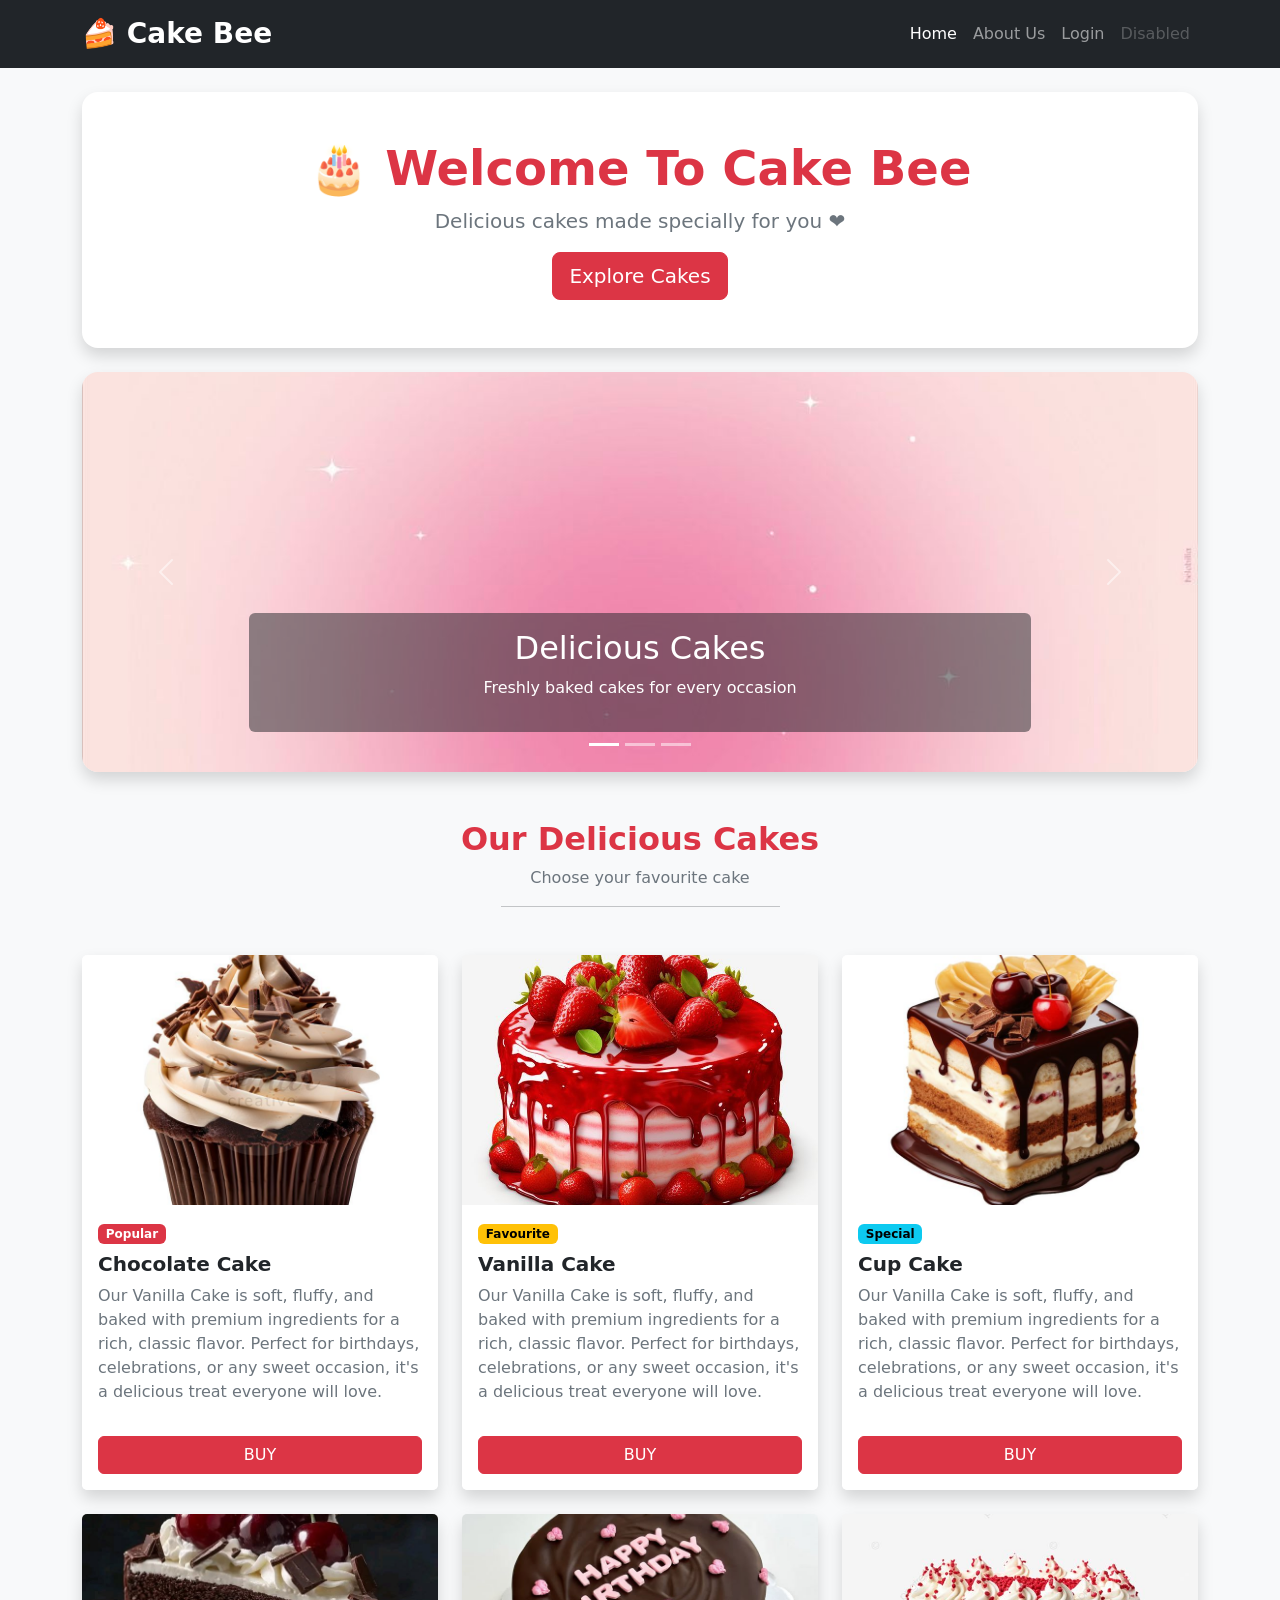
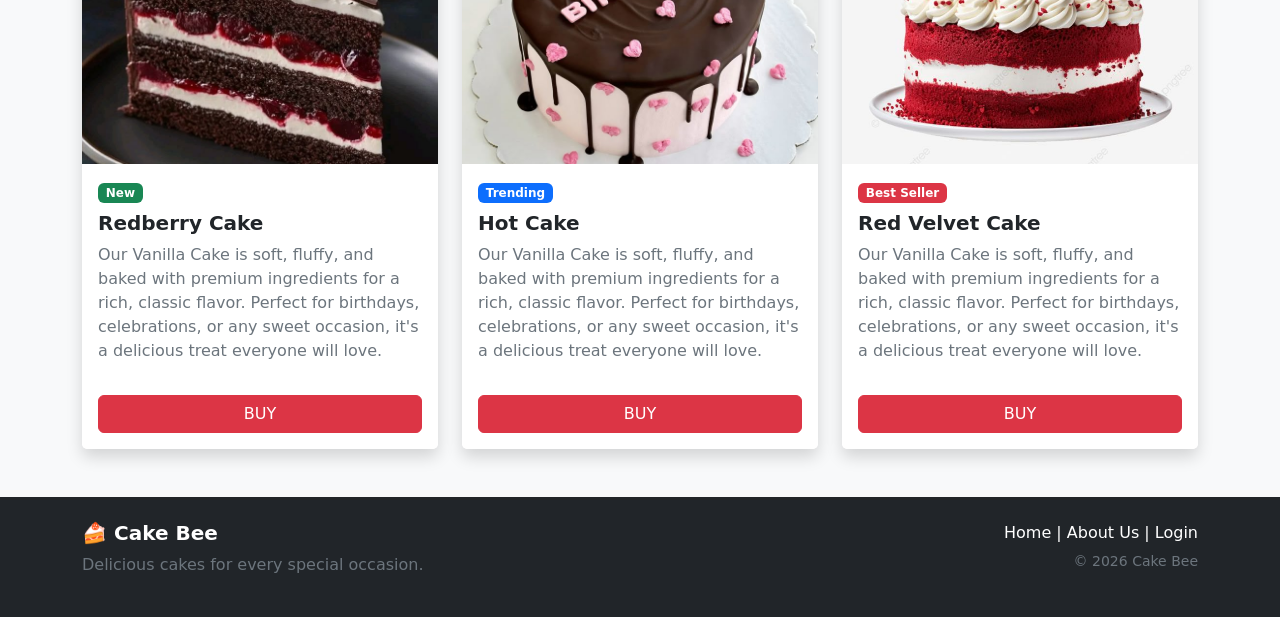
<file: index.html>
<!doctype html>
<html lang="en">

<head>

    <meta charset="utf-8">

    <meta name="viewport" content="width=device-width, initial-scale=1">

    <!-- Bootstrap CSS -->
    <link href="https://cdn.jsdelivr.net/npm/bootstrap@5.3.8/dist/css/bootstrap.min.css"
          rel="stylesheet">

    <title>Cake Bee</title>

</head>


<body class="bg-light">


<!-- ================= NAVBAR ================= -->

<nav class="navbar navbar-expand-lg bg-dark navbar-dark">

    <div class="container">

        <a class="navbar-brand fw-bold fs-3" href="#">
            🍰 Cake Bee
        </a>


        <button class="navbar-toggler"
                type="button"
                data-bs-toggle="collapse"
                data-bs-target="#navbarNav">

            <span class="navbar-toggler-icon"></span>

        </button>


        <div class="collapse navbar-collapse" id="navbarNav">

            <ul class="navbar-nav ms-auto">

                <li class="nav-item">
                    <a class="nav-link active" href="p1.html">
                        Home
                    </a>
                </li>

                <li class="nav-item">
                    <a class="nav-link" href="home.html">
                        About Us
                    </a>
                </li>

                <li class="nav-item">
                    <a class="nav-link" href="login.html">
                        Login
                    </a>
                </li>

                <li class="nav-item">
                    <a class="nav-link disabled">
                        Disabled
                    </a>
                </li>

            </ul>

        </div>

    </div>

</nav>


<!-- ================= WELCOME ================= -->

<div class="container my-4">

    <div class="p-5 text-center bg-white rounded-4 shadow">

        <h1 class="display-5 fw-bold text-danger">
            🎂 Welcome To Cake Bee
        </h1>

        <p class="lead text-secondary">
            Delicious cakes made specially for you ❤️
        </p>

        <a href="#cakes" class="btn btn-danger btn-lg">
            Explore Cakes
        </a>

    </div>

</div>


<!-- ================= CAROUSEL ================= -->

<div class="container mb-5">

    <div id="cakeCarousel"
         class="carousel slide carousel-fade shadow rounded-4 overflow-hidden"
         data-bs-ride="carousel">


        <!-- Indicators -->

        <div class="carousel-indicators">

            <button type="button"
                    data-bs-target="#cakeCarousel"
                    data-bs-slide-to="0"
                    class="active">
            </button>

            <button type="button"
                    data-bs-target="#cakeCarousel"
                    data-bs-slide-to="1">
            </button>

            <button type="button"
                    data-bs-target="#cakeCarousel"
                    data-bs-slide-to="2">
            </button>

        </div>


        <!-- Images -->

        <div class="carousel-inner">

            <div class="carousel-item active">

                <img src="b7.jpg"
                     class="d-block w-100"
                     style="height:400px; object-fit:cover;"
                     alt="Cake">

                <div class="carousel-caption d-none d-md-block">

                    <div class="bg-dark bg-opacity-50 rounded p-3">

                        <h2>Delicious Cakes</h2>

                        <p>
                            Freshly baked cakes for every occasion
                        </p>

                    </div>

                </div>

            </div>


            <div class="carousel-item">

                <img src="b8.jpg"
                     class="d-block w-100"
                     style="height:400px; object-fit:cover;"
                     alt="Cake">

                <div class="carousel-caption d-none d-md-block">

                    <div class="bg-dark bg-opacity-50 rounded p-3">

                        <h2>Special Cakes</h2>

                        <p>
                            Make your celebrations sweeter
                        </p>

                    </div>

                </div>

            </div>


            <div class="carousel-item">

                <img src="b9.jpg"
                     class="d-block w-100"
                     style="height:400px; object-fit:cover;"
                     alt="Cake">

                <div class="carousel-caption d-none d-md-block">

                    <div class="bg-dark bg-opacity-50 rounded p-3">

                        <h2>Sweet Moments</h2>

                        <p>
                            Taste the happiness with Cake Bee
                        </p>

                    </div>

                </div>

            </div>

        </div>


        <!-- Previous -->

        <button class="carousel-control-prev"
                type="button"
                data-bs-target="#cakeCarousel"
                data-bs-slide="prev">

            <span class="carousel-control-prev-icon"></span>

            <span class="visually-hidden">
                Previous
            </span>

        </button>


        <!-- Next -->

        <button class="carousel-control-next"
                type="button"
                data-bs-target="#cakeCarousel"
                data-bs-slide="next">

            <span class="carousel-control-next-icon"></span>

            <span class="visually-hidden">
                Next
            </span>

        </button>

    </div>

</div>


<!-- ================= CAKES ================= -->

<div class="container" id="cakes">


    <div class="text-center mb-5">

        <h2 class="fw-bold text-danger">
            Our Delicious Cakes
        </h2>

        <p class="text-secondary">
            Choose your favourite cake
        </p>

        <hr class="w-25 mx-auto">

    </div>


    <!-- ================= ROW 1 ================= -->

    <div class="row g-4 mb-4">


        <!-- Chocolate Cake -->

        <div class="col-lg-4 col-md-6">

            <div class="card h-100 border-0 shadow">

                <img src="c1.jpg"
                     class="card-img-top"
                     style="height:250px; object-fit:cover;"
                     alt="Chocolate Cake">

                <div class="card-body">

                    <span class="badge text-bg-danger mb-2">
                        Popular
                    </span>

                    <h5 class="card-title fw-bold">
                        Chocolate Cake
                    </h5>

                    <p class="card-text text-secondary">

                        Our Vanilla Cake is soft, fluffy, and baked
                        with premium ingredients for a rich, classic
                        flavor. Perfect for birthdays, celebrations,
                        or any sweet occasion, it's a delicious treat
                        everyone will love.

                    </p>

                </div>

                <div class="card-footer bg-white border-0 p-3">

                    <a href="user.html"
                       class="btn btn-danger w-100">
                        BUY
                    </a>

                </div>

            </div>

        </div>


        <!-- Vanilla Cake -->

        <div class="col-lg-4 col-md-6">

            <div class="card h-100 border-0 shadow">

                <img src="c2.jpg"
                     class="card-img-top"
                     style="height:250px; object-fit:cover;"
                     alt="Vanilla Cake">

                <div class="card-body">

                    <span class="badge text-bg-warning mb-2">
                        Favourite
                    </span>

                    <h5 class="card-title fw-bold">
                        Vanilla Cake
                    </h5>

                    <p class="card-text text-secondary">

                        Our Vanilla Cake is soft, fluffy, and baked
                        with premium ingredients for a rich, classic
                        flavor. Perfect for birthdays, celebrations,
                        or any sweet occasion, it's a delicious treat
                        everyone will love.

                    </p>

                </div>

                <div class="card-footer bg-white border-0 p-3">

                    <a href="user.html"
                       class="btn btn-danger w-100">
                        BUY
                    </a>

                </div>

            </div>

        </div>


        <!-- Cup Cake -->

        <div class="col-lg-4 col-md-6">

            <div class="card h-100 border-0 shadow">

                <img src="c3.jpg"
                     class="card-img-top"
                     style="height:250px; object-fit:cover;"
                     alt="Cup Cake">

                <div class="card-body">

                    <span class="badge text-bg-info mb-2">
                        Special
                    </span>

                    <h5 class="card-title fw-bold">
                        Cup Cake
                    </h5>

                    <p class="card-text text-secondary">

                        Our Vanilla Cake is soft, fluffy, and baked
                        with premium ingredients for a rich, classic
                        flavor. Perfect for birthdays, celebrations,
                        or any sweet occasion, it's a delicious treat
                        everyone will love.

                    </p>

                </div>

                <div class="card-footer bg-white border-0 p-3">

                    <a href="user.html"
                       class="btn btn-danger w-100">
                        BUY
                    </a>

                </div>

            </div>

        </div>

    </div>


    <!-- ================= ROW 2 ================= -->

    <div class="row g-4">


        <!-- Redberry Cake -->

        <div class="col-lg-4 col-md-6">

            <div class="card h-100 border-0 shadow">

                <img src="c4.jpg"
                     class="card-img-top"
                     style="height:250px; object-fit:cover;"
                     alt="Redberry Cake">

                <div class="card-body">

                    <span class="badge text-bg-success mb-2">
                        New
                    </span>

                    <h5 class="card-title fw-bold">
                        Redberry Cake
                    </h5>

                    <p class="card-text text-secondary">

                        Our Vanilla Cake is soft, fluffy, and baked
                        with premium ingredients for a rich, classic
                        flavor. Perfect for birthdays, celebrations,
                        or any sweet occasion, it's a delicious treat
                        everyone will love.

                    </p>

                </div>

                <div class="card-footer bg-white border-0 p-3">

                    <a href="user.html"
                       class="btn btn-danger w-100">
                        BUY
                    </a>

                </div>

            </div>

        </div>


        <!-- Hot Cake -->

        <div class="col-lg-4 col-md-6">

            <div class="card h-100 border-0 shadow">

                <img src="c5.jpg"
                     class="card-img-top"
                     style="height:250px; object-fit:cover;"
                     alt="Hot Cake">

                <div class="card-body">

                    <span class="badge text-bg-primary mb-2">
                        Trending
                    </span>

                    <h5 class="card-title fw-bold">
                        Hot Cake
                    </h5>

                    <p class="card-text text-secondary">

                        Our Vanilla Cake is soft, fluffy, and baked
                        with premium ingredients for a rich, classic
                        flavor. Perfect for birthdays, celebrations,
                        or any sweet occasion, it's a delicious treat
                        everyone will love.

                    </p>

                </div>

                <div class="card-footer bg-white border-0 p-3">

                    <a href="user.html"
                       class="btn btn-danger w-100">
                        BUY
                    </a>

                </div>

            </div>

        </div>


        <!-- Red Velvet Cake -->

        <div class="col-lg-4 col-md-6">

            <div class="card h-100 border-0 shadow">

                <img src="c6.jpg"
                     class="card-img-top"
                     style="height:250px; object-fit:cover;"
                     alt="Red Velvet Cake">

                <div class="card-body">

                    <span class="badge text-bg-danger mb-2">
                        Best Seller
                    </span>

                    <h5 class="card-title fw-bold">
                        Red Velvet Cake
                    </h5>

                    <p class="card-text text-secondary">

                        Our Vanilla Cake is soft, fluffy, and baked
                        with premium ingredients for a rich, classic
                        flavor. Perfect for birthdays, celebrations,
                        or any sweet occasion, it's a delicious treat
                        everyone will love.

                    </p>

                </div>

                <div class="card-footer bg-white border-0 p-3">

                    <a href="user.html"
                       class="btn btn-danger w-100">
                        BUY
                    </a>

                </div>

            </div>

        </div>

    </div>

</div>


<!-- ================= FOOTER ================= -->

<footer class="bg-dark text-white mt-5">

    <div class="container py-4">

        <div class="row text-center text-md-start">

            <div class="col-md-6">

                <h5 class="fw-bold">
                    🍰 Cake Bee
                </h5>

                <p class="text-secondary">
                    Delicious cakes for every special occasion.
                </p>

            </div>


            <div class="col-md-6 text-md-end">

                <p class="mb-1">
                    Home | About Us | Login
                </p>

                <small class="text-secondary">
                    © 2026 Cake Bee
                </small>

            </div>

        </div>

    </div>

</footer>


<!-- Bootstrap JS -->

<script src="https://cdn.jsdelivr.net/npm/bootstrap@5.3.8/dist/js/bootstrap.bundle.min.js">
</script>


</body>

</html>
</file>
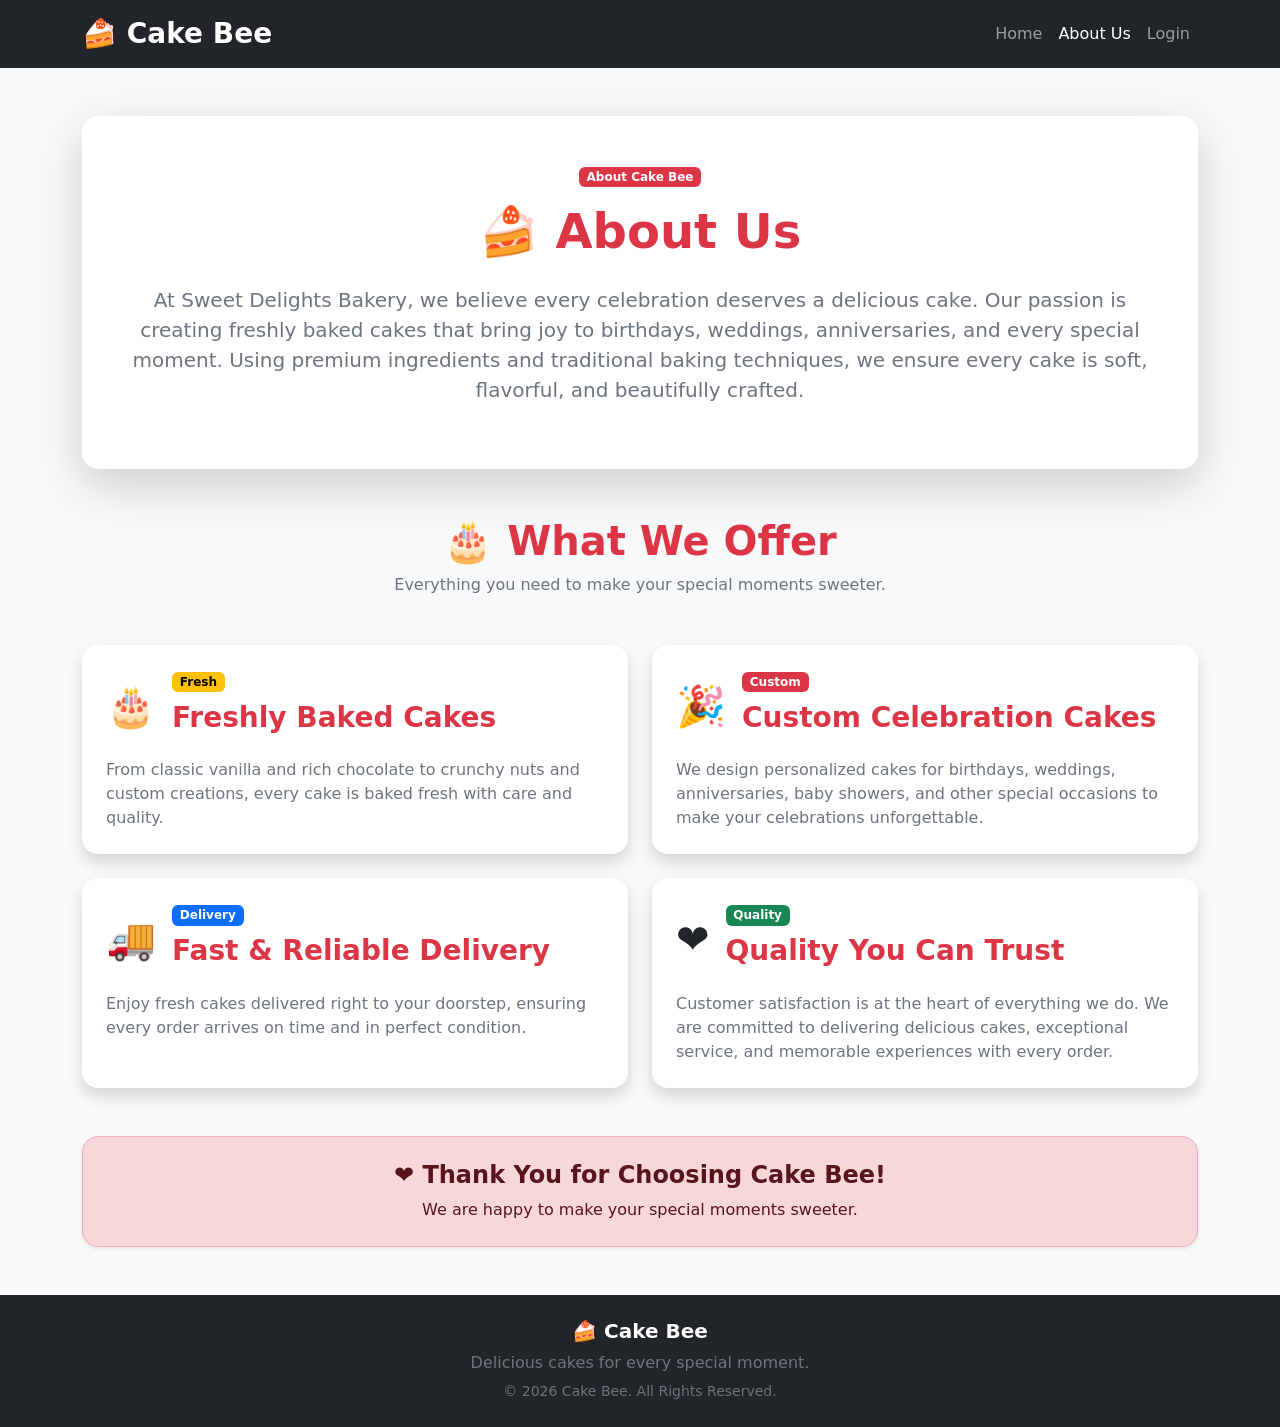
<file: home.html>
<!doctype html>
<html lang="en">

<head>

    <meta charset="utf-8">

    <meta name="viewport" content="width=device-width, initial-scale=1">

    <title>About Us - Cake Bee</title>

    <!-- Bootstrap CSS -->
    <link href="https://cdn.jsdelivr.net/npm/bootstrap@5.3.8/dist/css/bootstrap.min.css"
          rel="stylesheet">

</head>


<body class="bg-light">


<!-- ================= NAVBAR ================= -->

<nav class="navbar navbar-expand-lg bg-dark navbar-dark">

    <div class="container">

        <a class="navbar-brand fw-bold fs-3" href="#">
            🍰 Cake Bee
        </a>


        <button class="navbar-toggler"
                type="button"
                data-bs-toggle="collapse"
                data-bs-target="#navbarNav">

            <span class="navbar-toggler-icon"></span>

        </button>


        <div class="collapse navbar-collapse" id="navbarNav">

            <ul class="navbar-nav ms-auto">

                <li class="nav-item">
                    <a class="nav-link" href="p1.html">
                        Home
                    </a>
                </li>

                <li class="nav-item">
                    <a class="nav-link active" href="home.html">
                        About Us
                    </a>
                </li>

                <li class="nav-item">
                    <a class="nav-link" href="login.html">
                        Login
                    </a>
                </li>

            </ul>

        </div>

    </div>

</nav>


<!-- ================= ABOUT US ================= -->

<div class="container my-5">

    <div class="card border-0 shadow-lg rounded-4">

        <div class="card-body p-5 text-center">

            <span class="badge text-bg-danger mb-3">
                About Cake Bee
            </span>

            <h1 class="display-5 fw-bold text-danger">
                🍰 About Us
            </h1>

            <p class="lead text-secondary mt-4">

                At Sweet Delights Bakery, we believe every celebration
                deserves a delicious cake. Our passion is creating freshly
                baked cakes that bring joy to birthdays, weddings,
                anniversaries, and every special moment. Using premium
                ingredients and traditional baking techniques, we ensure
                every cake is soft, flavorful, and beautifully crafted.

            </p>

        </div>

    </div>

</div>


<!-- ================= WHAT WE OFFER ================= -->

<div class="container mb-5">

    <div class="text-center mb-5">

        <h1 class="fw-bold text-danger">
            🎂 What We Offer
        </h1>

        <p class="text-secondary">
            Everything you need to make your special moments sweeter.
        </p>

    </div>


    <!-- ================= CARDS ================= -->

    <div class="row g-4">


        <!-- Freshly Baked Cakes -->

        <div class="col-lg-6">

            <div class="card h-100 border-0 shadow rounded-4">

                <div class="card-body p-4">

                    <div class="d-flex align-items-center mb-3">

                        <div class="fs-1 me-3">
                            🎂
                        </div>

                        <div>

                            <span class="badge text-bg-warning">
                                Fresh
                            </span>

                            <h3 class="card-title fw-bold text-danger mt-2">
                                Freshly Baked Cakes
                            </h3>

                        </div>

                    </div>

                    <p class="card-text text-secondary">

                        From classic vanilla and rich chocolate to crunchy
                        nuts and custom creations, every cake is baked fresh
                        with care and quality.

                    </p>

                </div>

            </div>

        </div>


        <!-- Custom Celebration Cakes -->

        <div class="col-lg-6">

            <div class="card h-100 border-0 shadow rounded-4">

                <div class="card-body p-4">

                    <div class="d-flex align-items-center mb-3">

                        <div class="fs-1 me-3">
                            🎉
                        </div>

                        <div>

                            <span class="badge text-bg-danger">
                                Custom
                            </span>

                            <h3 class="card-title fw-bold text-danger mt-2">
                                Custom Celebration Cakes
                            </h3>

                        </div>

                    </div>

                    <p class="card-text text-secondary">

                        We design personalized cakes for birthdays, weddings,
                        anniversaries, baby showers, and other special
                        occasions to make your celebrations unforgettable.

                    </p>

                </div>

            </div>

        </div>


        <!-- Fast Delivery -->

        <div class="col-lg-6">

            <div class="card h-100 border-0 shadow rounded-4">

                <div class="card-body p-4">

                    <div class="d-flex align-items-center mb-3">

                        <div class="fs-1 me-3">
                            🚚
                        </div>

                        <div>

                            <span class="badge text-bg-primary">
                                Delivery
                            </span>

                            <h3 class="card-title fw-bold text-danger mt-2">
                                Fast & Reliable Delivery
                            </h3>

                        </div>

                    </div>

                    <p class="card-text text-secondary">

                        Enjoy fresh cakes delivered right to your doorstep,
                        ensuring every order arrives on time and in perfect
                        condition.

                    </p>

                </div>

            </div>

        </div>


        <!-- Quality -->

        <div class="col-lg-6">

            <div class="card h-100 border-0 shadow rounded-4">

                <div class="card-body p-4">

                    <div class="d-flex align-items-center mb-3">

                        <div class="fs-1 me-3">
                            ❤️
                        </div>

                        <div>

                            <span class="badge text-bg-success">
                                Quality
                            </span>

                            <h3 class="card-title fw-bold text-danger mt-2">
                                Quality You Can Trust
                            </h3>

                        </div>

                    </div>

                    <p class="card-text text-secondary">

                        Customer satisfaction is at the heart of everything
                        we do. We are committed to delivering delicious
                        cakes, exceptional service, and memorable experiences
                        with every order.

                    </p>

                </div>

            </div>

        </div>

    </div>

</div>


<!-- ================= BOTTOM MESSAGE ================= -->

<div class="container mb-5">

    <div class="alert alert-danger text-center shadow-sm rounded-4 p-4">

        <h4 class="fw-bold">
            ❤️ Thank You for Choosing Cake Bee!
        </h4>

        <p class="mb-0">
            We are happy to make your special moments sweeter.
        </p>

    </div>

</div>


<!-- ================= FOOTER ================= -->

<footer class="bg-dark text-white">

    <div class="container py-4 text-center">

        <h5 class="fw-bold">
            🍰 Cake Bee
        </h5>

        <p class="text-secondary mb-1">
            Delicious cakes for every special moment.
        </p>

        <small class="text-secondary">
            © 2026 Cake Bee. All Rights Reserved.
        </small>

    </div>

</footer>


<!-- Bootstrap JS -->

<script src="https://cdn.jsdelivr.net/npm/bootstrap@5.3.8/dist/js/bootstrap.bundle.min.js">
</script>


</body>

</html>
</file>
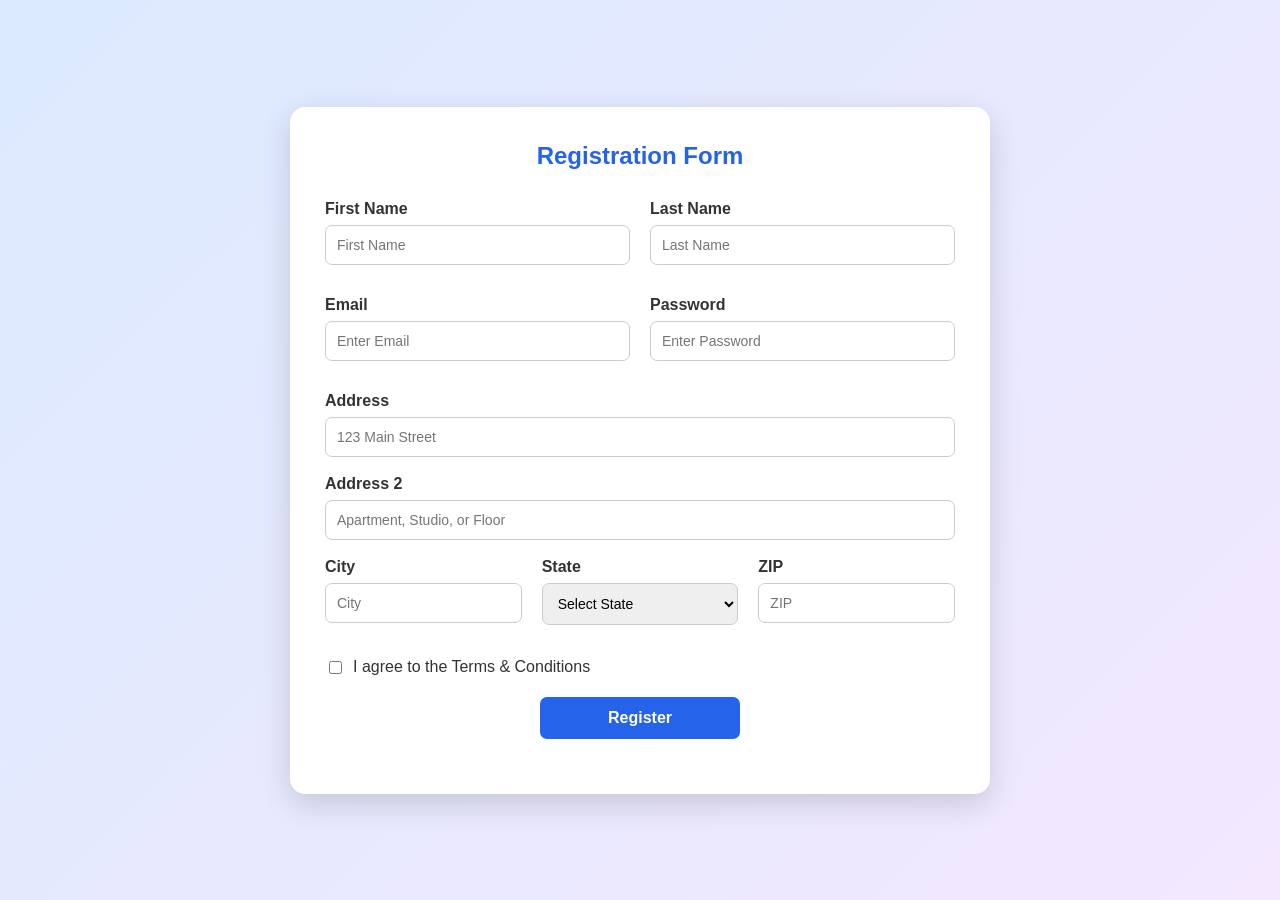
<file: login.html>
<!DOCTYPE html>
<html lang="en">

<head>

    <meta charset="UTF-8">

    <meta name="viewport"
          content="width=device-width, initial-scale=1.0">

    <title>Registration Form</title>


    <style>

        * {
            box-sizing: border-box;
        }

        body {
            margin: 0;
            font-family: Arial, sans-serif;
            background: linear-gradient(135deg, #dbeafe, #f3e8ff);
        }


        /* Main container */

        .container {
            min-height: 100vh;

            display: flex;
            justify-content: center;
            align-items: center;

            padding: 30px;
        }


        /* Form box */

        .form-box {
            width: 700px;
            max-width: 100%;

            background-color: white;

            padding: 35px;

            border-radius: 15px;

            box-shadow: 0 10px 30px rgba(0, 0, 0, 0.15);
        }


        /* Heading */

        h2 {
            text-align: center;

            color: #2563eb;

            margin-top: 0;
            margin-bottom: 30px;
        }


        /* Row */

        .row {
            display: flex;

            gap: 20px;

            margin-bottom: 18px;
        }


        /* Form group */

        .form-group {
            flex: 1;
        }


        /* Label */

        label {
            display: block;

            margin-bottom: 7px;

            font-weight: bold;

            color: #333;
        }


        /* Input and Select */

        input[type="text"],
        input[type="email"],
        input[type="password"],
        select {
            width: 100%;

            padding: 11px;

            border: 1px solid #ccc;

            border-radius: 7px;

            font-size: 14px;

            outline: none;

            transition: 0.3s;
        }


        /* Input focus */

        input:focus,
        select:focus {
            border-color: #2563eb;

            box-shadow: 0 0 5px rgba(37, 99, 235, 0.3);
        }


        /* Full width */

        .full {
            margin-bottom: 18px;
        }


        /* Terms */

        .terms {
            display: flex;

            align-items: center;

            gap: 8px;

            margin-top: 20px;

            margin-bottom: 20px;
        }


        .terms label {
            margin: 0;

            font-weight: normal;
        }


        /* Button */

        .button-box {
            text-align: center;
        }


        button {
            width: 200px;

            padding: 12px;

            border: none;

            border-radius: 7px;

            background-color: #2563eb;

            color: white;

            font-size: 16px;

            font-weight: bold;

            cursor: pointer;

            transition: 0.3s;
        }


        button:hover {
            background-color: #1d4ed8;

            transform: translateY(-2px);
        }


        /* Error message */

        .error {
            color: red;

            font-size: 13px;

            margin-top: 5px;
        }


        /* Success message */

        .success {
            color: green;

            text-align: center;

            font-weight: bold;

            margin-top: 20px;
        }


        /* Mobile */

        @media (max-width: 600px) {

            .form-box {
                padding: 25px;
            }

            .row {
                flex-direction: column;

                gap: 0;

                margin-bottom: 0;
            }

            .form-group {
                margin-bottom: 18px;
            }

            button {
                width: 100%;
            }

        }

    </style>

</head>


<body>


<div class="container">


    <div class="form-box">


        <h2>Registration Form</h2>


        <form id="registrationForm">


            <!-- First Name and Last Name -->

            <div class="row">


                <div class="form-group">

                    <label for="firstName">
                        First Name
                    </label>

                    <input type="text"
                           id="firstName"
                           placeholder="First Name">

                    <p id="firstNameError"
                       class="error"></p>

                </div>


                <div class="form-group">

                    <label for="lastName">
                        Last Name
                    </label>

                    <input type="text"
                           id="lastName"
                           placeholder="Last Name">

                    <p id="lastNameError"
                       class="error"></p>

                </div>


            </div>


            <!-- Email and Password -->

            <div class="row">


                <div class="form-group">

                    <label for="email">
                        Email
                    </label>

                    <input type="email"
                           id="email"
                           placeholder="Enter Email">

                    <p id="emailError"
                       class="error"></p>

                </div>


                <div class="form-group">

                    <label for="password">
                        Password
                    </label>

                    <input type="password"
                           id="password"
                           placeholder="Enter Password">

                    <p id="passwordError"
                       class="error"></p>

                </div>


            </div>


            <!-- Address -->

            <div class="form-group full">

                <label for="address">
                    Address
                </label>

                <input type="text"
                       id="address"
                       placeholder="123 Main Street">

                <p id="addressError"
                   class="error"></p>

            </div>


            <!-- Address 2 -->

            <div class="form-group full">

                <label for="address2">
                    Address 2
                </label>

                <input type="text"
                       id="address2"
                       placeholder="Apartment, Studio, or Floor">

            </div>


            <!-- City State ZIP -->

            <div class="row">


                <div class="form-group">

                    <label for="city">
                        City
                    </label>

                    <input type="text"
                           id="city"
                           placeholder="City">

                    <p id="cityError"
                       class="error"></p>

                </div>


                <div class="form-group">

                    <label for="state">
                        State
                    </label>

                    <select id="state">

                        <option value="">
                            Select State
                        </option>

                        <option>
                            Tamil Nadu
                        </option>

                        <option>
                            Kerala
                        </option>

                        <option>
                            Karnataka
                        </option>

                        <option>
                            Andhra Pradesh
                        </option>

                    </select>

                    <p id="stateError"
                       class="error"></p>

                </div>


                <div class="form-group">

                    <label for="zip">
                        ZIP
                    </label>

                    <input type="text"
                           id="zip"
                           placeholder="ZIP">

                    <p id="zipError"
                       class="error"></p>

                </div>


            </div>


            <!-- Terms -->

            <div class="terms">

                <input type="checkbox"
                       id="check">

                <label for="check">
                    I agree to the Terms & Conditions
                </label>

            </div>

            <p id="termsError"
               class="error"></p>


            <!-- Button -->

            <div class="button-box">

                <button type="submit">
                    Register
                </button>

            </div>


            <p id="successMessage"
               class="success"></p>


        </form>


    </div>

</div>


<script>

    document.getElementById("registrationForm")
        .addEventListener("submit", function(event) {

            event.preventDefault();


            // Clear previous errors

            document.getElementById("firstNameError").innerHTML = "";
            document.getElementById("lastNameError").innerHTML = "";
            document.getElementById("emailError").innerHTML = "";
            document.getElementById("passwordError").innerHTML = "";
            document.getElementById("addressError").innerHTML = "";
            document.getElementById("cityError").innerHTML = "";
            document.getElementById("stateError").innerHTML = "";
            document.getElementById("zipError").innerHTML = "";
            document.getElementById("termsError").innerHTML = "";
            document.getElementById("successMessage").innerHTML = "";


            // Get values

            let firstName =
                document.getElementById("firstName").value.trim();

            let lastName =
                document.getElementById("lastName").value.trim();

            let email =
                document.getElementById("email").value.trim();

            let password =
                document.getElementById("password").value.trim();

            let address =
                document.getElementById("address").value.trim();

            let city =
                document.getElementById("city").value.trim();

            let state =
                document.getElementById("state").value;

            let zip =
                document.getElementById("zip").value.trim();

            let check =
                document.getElementById("check").checked;


            let valid = true;


            // First name validation

            if (firstName === "") {

                document.getElementById("firstNameError")
                    .innerHTML = "Please enter first name";

                valid = false;
            }


            // Last name validation

            if (lastName === "") {

                document.getElementById("lastNameError")
                    .innerHTML = "Please enter last name";

                valid = false;
            }


            // Email validation

            if (email === "") {

                document.getElementById("emailError")
                    .innerHTML = "Please enter email";

                valid = false;

            } else if (!email.includes("@")) {

                document.getElementById("emailError")
                    .innerHTML = "Please enter a valid email";

                valid = false;
            }


            // Password validation

            if (password === "") {

                document.getElementById("passwordError")
                    .innerHTML = "Please enter password";

                valid = false;

            } else if (password.length < 6) {

                document.getElementById("passwordError")
                    .innerHTML =
                    "Password must contain at least 6 characters";

                valid = false;
            }


            // Address validation

            if (address === "") {

                document.getElementById("addressError")
                    .innerHTML = "Please enter address";

                valid = false;
            }


            // City validation

            if (city === "") {

                document.getElementById("cityError")
                    .innerHTML = "Please enter city";

                valid = false;
            }


            // State validation

            if (state === "") {

                document.getElementById("stateError")
                    .innerHTML = "Please select state";

                valid = false;
            }


            // ZIP validation

            if (zip === "") {

                document.getElementById("zipError")
                    .innerHTML = "Please enter ZIP";

                valid = false;
            }


            // Terms validation

            if (!check) {

                document.getElementById("termsError")
                    .innerHTML =
                    "Please agree to the Terms & Conditions";

                valid = false;
            }


            // Success

            if (valid) {

                document.getElementById("successMessage")
                    .innerHTML =
                    "Registration successful!";

            }

        });

</script>


</body>

</html>
</file>
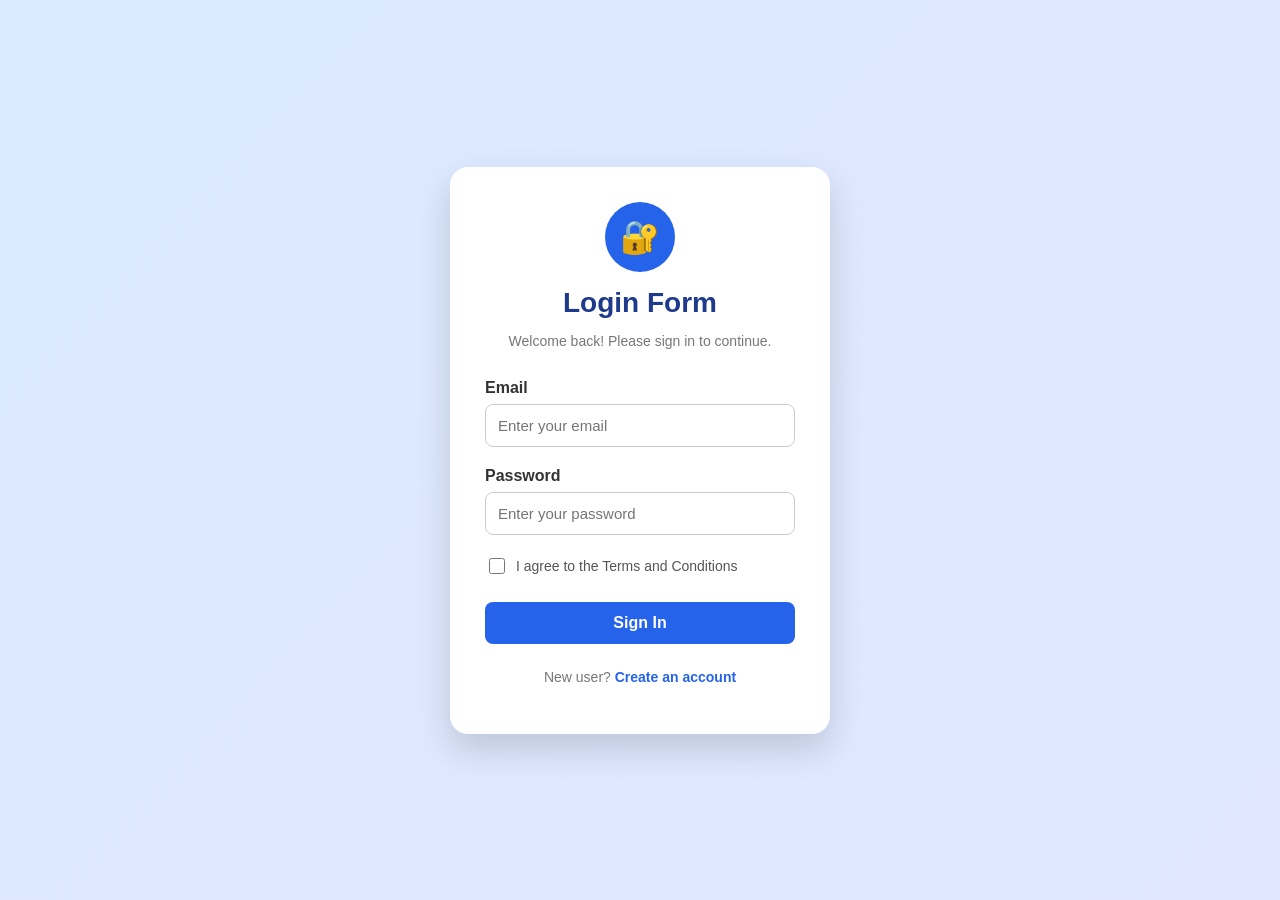
<file: user.html>
<!DOCTYPE html>
<html lang="en">

<head>

    <meta charset="UTF-8">

    <meta name="viewport"
          content="width=device-width, initial-scale=1.0">

    <title>Login Form</title>


    <style>

        * {
            box-sizing: border-box;
        }

        body {
            margin: 0;

            font-family: Arial, sans-serif;

            min-height: 100vh;

            display: flex;

            justify-content: center;

            align-items: center;

            background: linear-gradient(135deg, #dbeafe, #e0e7ff);
        }


        .container {
            width: 380px;

            max-width: 90%;

            background-color: white;

            padding: 35px;

            border-radius: 18px;

            box-shadow: 0 15px 35px rgba(0, 0, 0, 0.15);
        }


        .logo {
            width: 70px;

            height: 70px;

            margin: 0 auto 15px;

            display: flex;

            justify-content: center;

            align-items: center;

            border-radius: 50%;

            background-color: #2563eb;

            color: white;

            font-size: 32px;
        }


        h2 {
            text-align: center;

            margin: 0;

            color: #1e3a8a;

            font-size: 28px;
        }


        .subtitle {
            text-align: center;

            color: #777;

            font-size: 14px;

            margin-bottom: 30px;
        }


        .form-group {
            margin-bottom: 20px;
        }


        label {
            display: block;

            margin-bottom: 7px;

            font-weight: bold;

            color: #333;
        }


        input[type="email"],
        input[type="password"] {

            width: 100%;

            padding: 12px;

            border: 1px solid #ccc;

            border-radius: 8px;

            font-size: 15px;

            outline: none;
        }


        input:focus {

            border-color: #2563eb;

            box-shadow: 0 0 5px rgba(37, 99, 235, 0.3);
        }


        .terms {

            display: flex;

            align-items: center;

            gap: 8px;

            margin-bottom: 25px;

            font-size: 14px;
        }


        .terms input {

            width: 16px;

            height: 16px;

            cursor: pointer;
        }


        .terms label {

            margin: 0;

            font-weight: normal;

            color: #555;
        }


        button {

            width: 100%;

            padding: 12px;

            border: none;

            border-radius: 8px;

            background-color: #2563eb;

            color: white;

            font-size: 16px;

            font-weight: bold;

            cursor: pointer;
        }


        button:hover {

            background-color: #1d4ed8;
        }


        .error {

            color: red;

            text-align: center;

            font-size: 14px;

            margin-top: 15px;
        }


        .bottom-text {

            text-align: center;

            margin-top: 25px;

            font-size: 14px;

            color: #777;
        }


        .bottom-text a {

            color: #2563eb;

            text-decoration: none;

            font-weight: bold;
        }


        .bottom-text a:hover {

            text-decoration: underline;
        }

    </style>

</head>


<body>


    <div class="container">


        <div class="logo">
            🔐
        </div>


        <h2>Login Form</h2>


        <p class="subtitle">
            Welcome back! Please sign in to continue.
        </p>


        <form onsubmit="goToIndex(event)">


            <div class="form-group">

                <label for="email">
                    Email
                </label>

                <input type="email"
                       id="email"
                       placeholder="Enter your email"
                       required>

            </div>


            <div class="form-group">

                <label for="password">
                    Password
                </label>

                <input type="password"
                       id="password"
                       placeholder="Enter your password"
                       required>

            </div>


            <div class="terms">

                <input type="checkbox"
                       id="terms"
                       required>

                <label for="terms">
                    I agree to the Terms and Conditions
                </label>

            </div>


            <button type="submit">
                Sign In
            </button>


            <p id="errorMessage"
               class="error">
            </p>


        </form>


        <p class="bottom-text">

            New user?

            <a href="login.html">
                Create an account
            </a>

        </p>


    </div>


    <script>

        function goToIndex(event) {

            event.preventDefault();

            let email =
                document.getElementById("email").value;

            let password =
                document.getElementById("password").value;


            // Get registered details from localStorage

            let savedEmail =
                localStorage.getItem("email");

            let savedPassword =
                localStorage.getItem("password");


            // Check login details

            if (email === savedEmail &&
                password === savedPassword) {

                // Successful login

                window.location.href = "index.html";

            }

            else {

                document.getElementById("errorMessage")
                    .innerHTML =
                    "Invalid email or password";

            }

        }

    </script>


</body>

</html>
</file>
